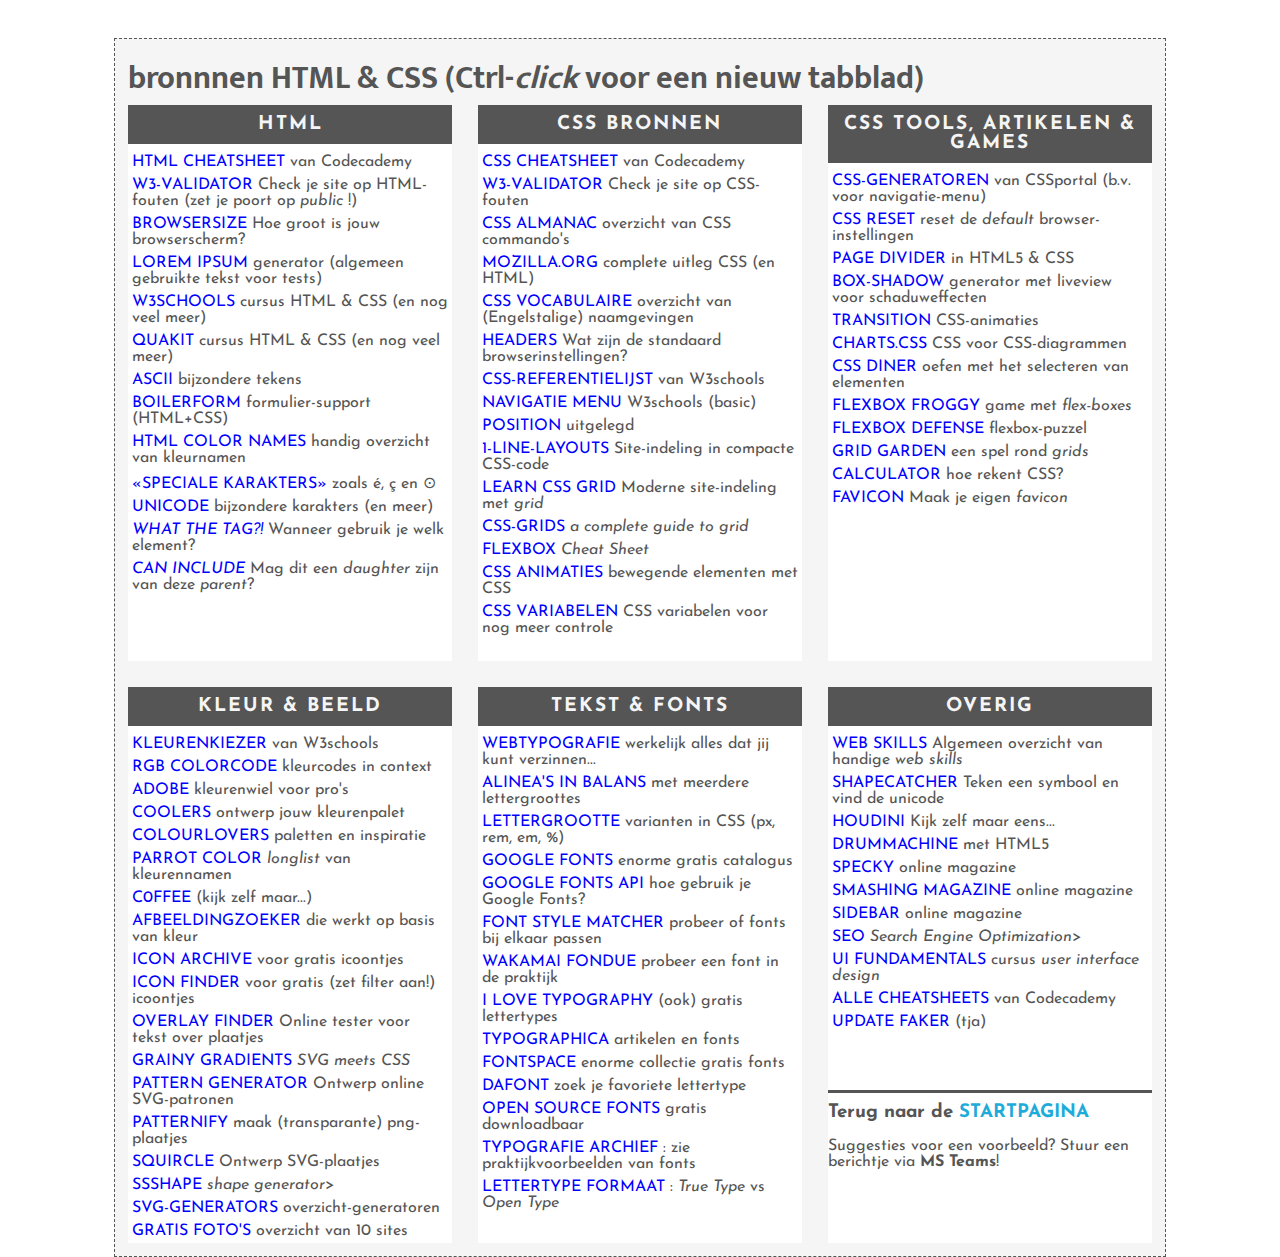
<file: bronnen/index.html>
<!DOCTYPE html>
<html lang="nl">
    <head>
        <meta charset="utf-8">
        <title>bronnen HTML & CSS</title>
        <link rel="stylesheet" href="https://fonts.googleapis.com/css?family=Mukta">
        <link rel="stylesheet" href="https://fonts.googleapis.com/css?family=Josefin+Sans">
        <link rel="stylesheet" href="bronnen.css">        
    </head>
    <body>
        <div id="container">
            <h1>bronnnen HTML & CSS (Ctrl-<em>click</em> voor een nieuw tabblad)</h1>
            <div id="grid-container">
                <div class="box a1">
                    <h2>HTML</h2>
                    <ul>
                        <!-- <li><a href=""></a> </li> -->
                        <li><a href="https://www.codecademy.com/learn/learn-html/modules/learn-html-elements/cheatsheet">HTML cheatsheet</a> van Codecademy</li>
                        <li><a href="https://validator.w3.org/nu/">W3-validator</a> Check je site op HTML-fouten (zet je poort op <em>public</em> !)</li>
                        <li><a href="https://www.webfx.com/tools/whats-my-browser-size/">browsersize</a> Hoe groot is jouw browserscherm?</li>
                        <li><a href="https://www.lipsum.com/">Lorem Ipsum</a> generator (algemeen gebruikte tekst voor tests)</li>
                        <li><a href="https://www.w3schools.com/html/default.asp">W3schools</a> cursus HTML & CSS (en nog veel meer)</li>
                        <li><a href="https://www.quackit.com/html/tutorial/">QuakIt</a> cursus HTML & CSS (en nog veel meer)</li>
                        <li><a href="https://ascii.cl/htmlcodes.htm">ASCII</a> bijzondere tekens</li>
                        <li><a href="https://boilerform.hankchizljaw.com/">Boilerform</a> formulier-support (HTML+CSS)</li>
                        <li><a href="https://htmlcolorcodes.com/color-names/">HTML color names</a> handig overzicht van kleurnamen</li>
                        <li><a href="https://dev.w3.org/html5/html-author/charref">&laquo;speciale karakters&raquo;</a> zoals &eacute;, &ccedil; en &odot;</li>
                        <li><a href="http://zuga.net/articles/">Unicode</a> bijzondere karakters (en meer)</li>
                        <li><a href="https://whatthetag.com/#/"><em>What the tag?!</em></a> Wanneer gebruik je welk element?</li>
                        <li><a href="https://caninclude.glitch.me/"><em>Can Include</em></a> Mag dit een <em>daughter</em> zijn van deze <em>parent</em>?</li>
                    </ul>
                </div>
                <div class="box b1">
                    <h2>CSS bronnen</h2>
                    <ul>
                        <li><a href="https://www.codecademy.com/learn/learn-css/modules/syntax-and-selectors/cheatsheet">CSS cheatsheet</a> van Codecademy</li>
                        <li><a href="https://jigsaw.w3.org/css-validator/">W3-validator</a> Check je site op CSS-fouten</li>
                        <li><a href="https://css-tricks.com/almanac/">CSS Almanac</a> overzicht van CSS commando's</li>
                        <li><a href="https://developer.mozilla.org/en-US/docs/Learn/CSS/Building_blocks">Mozilla.org</a> complete uitleg CSS (en HTML)</li>
                        <li><a href="http://apps.workflower.fi/vocabs/css/en#selector">CSS vocabulaire</a> overzicht van (Engelstalige) naamgevingen</li>
                        <li><a href="http://zuga.net/articles/html-heading-elements/"> headers</a> Wat zijn de standaard browserinstellingen?</li>
                        <li><a href="https://www.w3schools.com/cssref/default.asp"> CSS-referentielijst</a> van W3schools</li>
                        <li><a href="https://www.w3schools.com/css/css_navbar.asp"> navigatie menu</a> W3schools (basic)</li>
                        <li><a href="https://www.freecodecamp.org/news/css-position-property-explained/">position</a> uitgelegd</li>
                        <li><a href="http://1linelayouts.glitch.me/">1-line-layouts</a> Site-indeling in compacte CSS-code</li>
                        <li><a href="https://learncssgrid.com/">Learn CSS Grid</a> Moderne site-indeling met <em>grid</em></li>
                        <li><a href="https://css-tricks.com/snippets/css/complete-guide-grid/">CSS-grids</a> <em>a complete guide to grid</em></li>
                        <li><a href="https://www.freecodecamp.org/news/flexbox-the-ultimate-css-flex-cheatsheet/">flexbox</a> <em>Cheat Sheet</em></li>
                        <li><a href="https://codersblock.com/blog/the-surprising-things-that-css-can-animate/">CSS animaties</a> bewegende elementen met CSS</li>
                        <li><a href="https://codersblock.com/blog/what-can-you-put-in-a-css-variable/">CSS variabelen</a> CSS variabelen voor nog meer controle</li>
                    </ul>
                </div>
                <div class="box c1">
                    <h2>CSS tools, artikelen & games</h2>
                    <ul>
                        <li><a href="https://www.cssportal.com/css-generators.php">css-generatoren</a> van CSSportal (b.v. voor navigatie-menu)</li>
                        <li><a href="https://piccalil.li/blog/a-modern-css-reset/">CSS reset</a> reset de <em>default</em> browser-instellingen</li>
                        <li><a href="https://omatsuri.app/page-dividers">Page Divider</a> in HTML5 & CSS</li>
                        <li><a href="https://shadows.brumm.af/">Box-shadow</a> generator met liveview voor schaduweffecten</li>
                        <li><a href="https://www.freecodecamp.org/news/css-transition-examples/">transition</a> CSS-animaties</li>
                        <li><a href="https://chartscss.org/">Charts.css</a> CSS voor CSS-diagrammen</li>
                        <li><a href="https://flukeout.github.io/">CSS diner</a> oefen met het selecteren van elementen</li>
                        <li><a href="https://flexboxfroggy.com/#nl">Flexbox Froggy</a> game met <em>flex-boxes</em></li>
                        <li><a href="http://www.flexboxdefense.com/">Flexbox Defense</a> flexbox-puzzel</li>
                        <li><a href="https://cssgridgarden.com/#nl">Grid Garden</a> een spel rond <em>grids</em></li>
                        <li><a href="https://css-tricks.com/a-couple-of-use-cases-for-calc/">calculator</a> hoe rekent CSS?</li>
                        <li><a href="https://formito.com/tools/favicon">Favicon</a> Maak je eigen <em>favicon</em></li>
                    </ul>
                </div>
                <div class="box a2">
                    <h2>kleur & beeld</h2>
                    <ul>
                        <li><a href="https://www.w3schools.com/colors/colors_picker.asp">kleurenkiezer</a> van W3schools</li>
                        <li><a href="https://rgbcolorcode.com/">rgb colorcode</a> kleurcodes in context</li>
                        <li><a href="https://color.adobe.com/nl/create/color-wheel">Adobe</a> kleurenwiel voor pro's</li>
                        <li><a href="https://coolors.co/generate">Coolers</a> ontwerp jouw kleurenpalet</li>
                        <li><a href="https://www.colourlovers.com/">ColourLovers</a> paletten en inspiratie</li>
                        <li><a href="https://parrot.color.pizza/">Parrot Color</a> <em>longlist</em> van kleurennamen</li>
                        <li><a href="http://c0ffee.surge.sh/">c0ffee</a> (kijk zelf maar...)</li>
                        <li><a href="http://labs.tineye.com/">afbeeldingzoeker</a> die werkt op basis van kleur</li>
                        <li><a href="https://iconarchive.com/">Icon Archive</a> voor gratis icoontjes</li>
                        <li><a href="https://www.iconfinder.com/">Icon Finder</a> voor gratis (zet filter aan!) icoontjes</li>
                        <li><a href="https://codepen.io/yaphi1/pen/oNbEqGV">Overlay Finder</a> Online tester voor tekst over plaatjes</li>
                        <li><a href="https://grainy-gradients.vercel.app/">Grainy Gradients</a> <em>SVG meets CSS</em></li>
                        <li><a href="https://notchris.net/patterns/">Pattern Generator</a> Ontwerp online SVG-patronen</li>
                        <li><a href="http://www.patternify.com/">Patternify</a> maak (transparante) png-plaatjes</li>
                        <li><a href="https://squircley.app/">Squircle</a> Ontwerp SVG-plaatjes</li>
                        <li><a href="https://fffuel.co/ssshape/">SSShape</a> <em>shape generator</em>></li>
                        <li><a href="https://www.smashingmagazine.com/2021/03/svg-generators/">SVG-generators</a> overzicht-generatoren</li>
                        <li><a href="https://www.foleon.com/blog/best-free-business-stock-photo-websites">gratis foto's</a> overzicht van 10 sites</li>
                    </ul>
                </div>
                <div class="box b2">
                    <h2>tekst & fonts</h2>
                    <ul>
                        <li><a href="http://webtypography.net/toc/">WebTypografie</a> werkelijk alles dat jij kunt verzinnen...</li>
                        <li><a href="http://topfunky.com/baseline-rhythm-calculator/">alinea's in balans</a> met meerdere lettergroottes</li>
                        <li><a href="https://www.sitepoint.com/understanding-and-using-rem-units-in-css/">lettergrootte</a> varianten in CSS (px, rem, em, %)</li>
                        <li><a href="https://fonts.google.com/">Google Fonts</a> enorme gratis catalogus</li>
                        <li><a href="https://developers.google.com/fonts/docs/getting_started">Google Fonts API</a> hoe gebruik je Google Fonts?</li>
                        <li><a href="https://meowni.ca/font-style-matcher/">Font Style Matcher</a> probeer of fonts bij elkaar passen</li>
                        <li><a href="https://wakamaifondue.com/beta/">Wakamai Fondue</a> probeer een font in de praktijk</li>
                        <li><a href="https://fonts.ilovetypography.com/">I love typography</a> (ook) gratis lettertypes</li>
                        <li><a href="https://typographica.org/">Typographica</a> artikelen en fonts</li>
                        <li><a href="https://www.fontspace.com/">FontSpace</a> enorme collectie gratis fonts</li>
                        <li><a href="https://www.dafont.com/">DaFont</a> zoek je favoriete lettertype</li>
                        <li><a href="https://www.theleagueofmoveabletype.com/">Open Source Fonts</a> gratis downloadbaar</li>
                        <li><a href="https://fontsinuse.com/">Typografie Archief</a> : zie praktijkvoorbeelden van fonts</li>
                        <li><a href="https://www.makeuseof.com/tag/otf-vs-ttf-fonts-one-better/">lettertype formaat</a> : <em>True Type</em> vs <em>Open Type</em></li>
                    </ul>
                </div>
                <div class="box c2">
                    <h2>overig</h2>
                    <ul>
                        <li><a href="https://andreasbm.github.io/web-skills/">Web Skills</a> Algemeen overzicht van handige <em>web skills</em></li>
                        <li><a href="https://shapecatcher.com/">Shapecatcher</a> Teken een symbool en vind de unicode</li>
                        <li><a href="https://houdini.how/">Houdini</a> Kijk zelf maar eens...</li>
                        <li><a href="https://html5drummachine.com/virtual-drum-machine/">drummachine</a> met HTML5</li>
                        <li><a href="https://speckyboy.com/">Specky</a> online magazine</li>
                        <li><a href="https://www.smashingmagazine.com/">Smashing Magazine</a> online magazine</li>
                        <li><a href="https://sidebar.io/">SideBar</a> online magazine</li>
                        <li><a href="https://www.smashingmagazine.com/smashing-guide-search-engine-optimization/">SEO</a> <em>Search Engine Optimization</em>></li>
                        <li><a href="https://www.freecodecamp.org/news/learn-ui-design-fundamentals-with-this-free-one-hour-course/">UI fundamentals</a> cursus <em>user interface design</em></li>
                        <li><a href="https://www.codecademy.com/resources/cheatsheets/all">alle cheatsheets</a> van Codecademy</li>
                        <li><a href="https://updatefaker.com/windows10/BSOD.html">Update Faker</a> (tja)</li>
                    </ul>
                    <h3>Terug naar de <a href="../index.html">startpagina</a></h3>
                    <p>
                        Suggesties voor een voorbeeld? Stuur een berichtje via <strong>MS Teams</strong>!
                    </p>
                </div>
            </div>
        </div>
    </body>
</html>
</file>
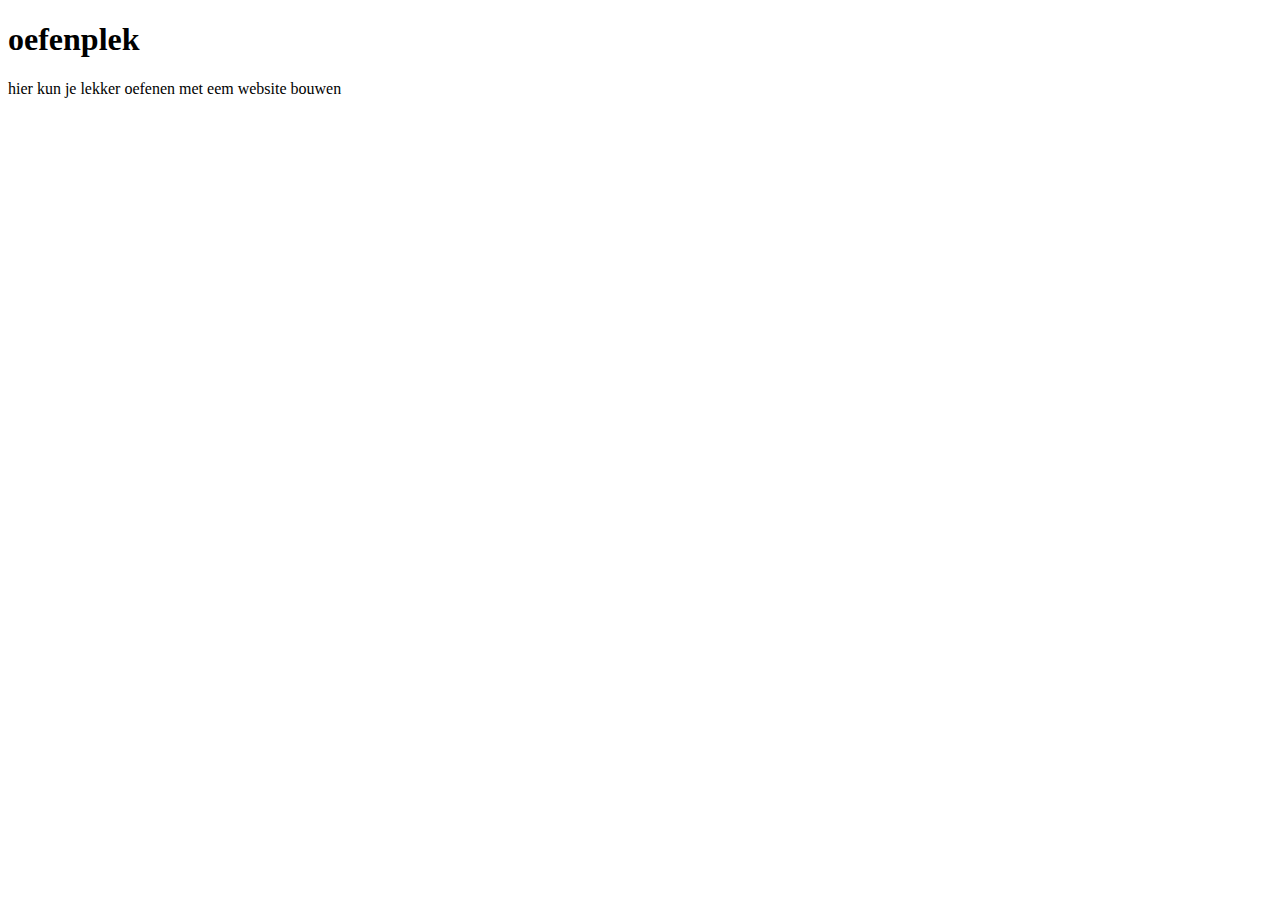
<file: oefenen/index.html>
<!DOCTYPE html>
<html>
    <head>
        <title>Mijn oefenplek%</title>
    </head>
    <body>
        <h1>oefenplek</h1>
        <p>hier kun je lekker oefenen met eem website bouwen </p>
    </body>
</html>
</file>
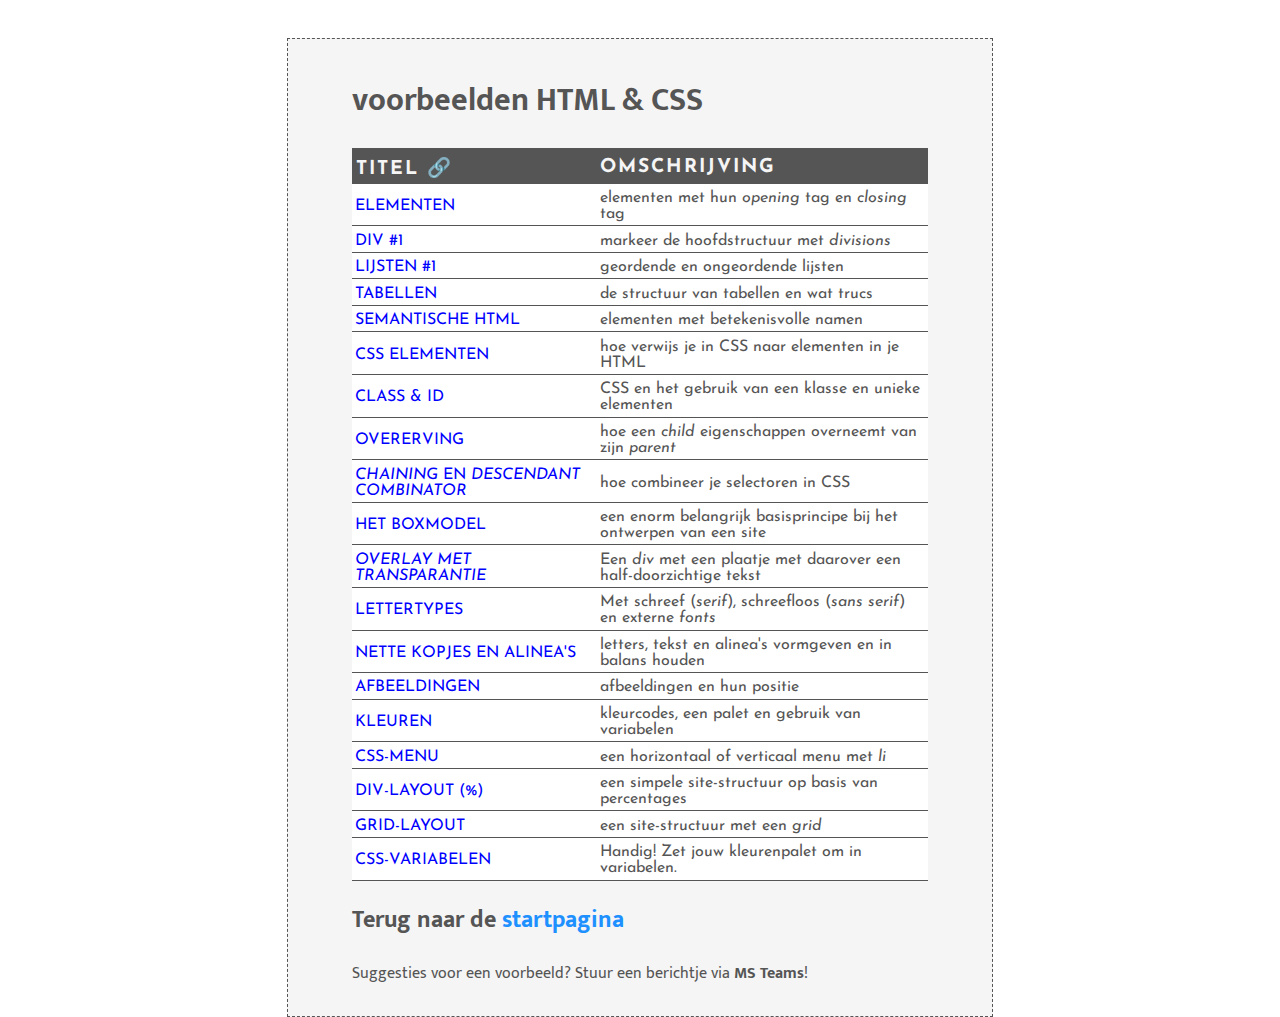
<file: voorbeeldenVanVNR/index.html>
<!DOCTYPE html>
<html lang="nl">
    <head>
        <meta charset="utf-8">
        <title>voorbeelden HTML&CSS</title>
        <link rel="stylesheet" href="https://fonts.googleapis.com/css?family=Mukta">
        <link rel="stylesheet" href="https://fonts.googleapis.com/css?family=Josefin+Sans">
        <link rel="stylesheet" href="css/vb.css">
    </head>
    <body>
        <div id="container">
            <h1>voorbeelden HTML & CSS</h1>
            <table>
              <thead>
                  <tr>
                      <th>titel &#128279;</th>
                      <th>omschrijving</th>
                  </tr>
              </thead>
              <tbody>
                  <tr>
                      <td><a href="elementen/elementen.html" target="_blank">elementen</a></td>
                      <td>elementen met hun <em>opening</em> tag en <em>closing</em> tag</td>
                  </tr>
                  <tr>
                      <td><a href="div1/div1.html" target="_blank">div #1</a></td>
                      <td>markeer de hoofdstructuur met <em>divisions</em></td>
                  </tr>
                  <tr>
                    <td><a href="lijst1/lijst1.html" target="_blank">lijsten #1</a></td>
                    <td>geordende en ongeordende lijsten</td>
                </tr>
                  <tr>
                      <td><a href="tabellen/tabellen.html" target="_blank">tabellen</a></td>
                      <td>de structuur van tabellen en wat trucs</td>
                  </tr>
                  <tr>
                    <td><a href="semantisch/semantisch.html" target="_blank">semantische HTML</a></td>
                    <td>elementen met betekenisvolle namen</td>
                  </tr>
                  <tr>
                    <td><a href="css1/css1.html" target="_blank">CSS elementen</a></td>
                    <td>hoe verwijs je in CSS naar elementen in je HTML</td>
                </tr>
                  <tr>
                    <td><a href="classID/classID.html" target="_blank">class & ID</a></td>
                    <td>CSS en het gebruik van een klasse en unieke elementen</td>
                </tr>
                <tr>
                    <td><a href="overerving/overerving.html" target="_blank">overerving</a></td>
                    <td>hoe een <em>child</em> eigenschappen overneemt van zijn <em>parent</em></td>
                </tr>
                <tr>
                    <td><a href="combi/combi.html" target="_blank"><em>chaining</em> en <em>descendant combinator</em></a></td>
                    <td>hoe combineer je selectoren in CSS</td>
                </tr>
                <tr>
                    <td><a href="boxmodel/boxmodel.html" target="_blank">het boxmodel</a></td>
                    <td>een enorm belangrijk basisprincipe bij het ontwerpen van een site</td>
                </tr>
                <tr>
                    <td><a href="overlay/overlay.html" target="_blank"><em>overlay</em> <em>met transparantie</em></a></td>
                    <td>Een <em>div</em> met een plaatje met daarover een half-doorzichtige tekst</td>
                </tr>
                <tr>
                    <td><a href="fonts/fonts.html" target="_blank">lettertypes</a></td>
                    <td>Met schreef (<em>serif</em>), schreefloos (<em>sans serif</em>) en externe <em>fonts</em></td>
                </tr>
                <tr>
                    <td><a href="tekst/tekst.html" target="_blank">nette kopjes en alinea's</a></td>
                    <td>letters, tekst en alinea's vormgeven en in balans houden</td>
                </tr>
                <tr>
                    <td><a href="afbeeldingen/afbeeldingen.html" target="_blank">afbeeldingen</a></td>
                    <td>afbeeldingen en hun positie</td>
                </tr>
                <tr>
                    <td><a href="kleur/kleur.html" target="_blank">kleuren</a></td>
                    <td>kleurcodes, een palet en gebruik van variabelen</td>
                </tr>
                <tr>
                    <td><a href="menu/menu.html" target="_blank">CSS-menu</a></td>
                    <td>een horizontaal of verticaal menu met <em>li</em></td>
                </tr>
                <tr>
                    <td><a href="divontwerp/divontwerp.html" target="_blank">div-layout (%)</a></td>
                    <td>een simpele site-structuur op basis van percentages</td>
                </tr>
                <tr>
                    <td><a href="grid/grid.html" target="_blank">grid-layout</a></td>
                    <td>een site-structuur met een <em>grid</em></td>
                </tr>
                <tr>
                    <td><a href="variabelen/variabelen.html" target="_blank">CSS-variabelen</a></td>
                    <td>Handig! Zet jouw kleurenpalet om in variabelen.</td>
                </tr>
               </tbody>
          </table>
          <h2>Terug naar de <a href="../index.html">startpagina</a></h2>
          <p>
              Suggesties voor een voorbeeld? Stuur een berichtje via <strong>MS Teams</strong>!
          </p>
        </div>
    </body>
</html>
</file>
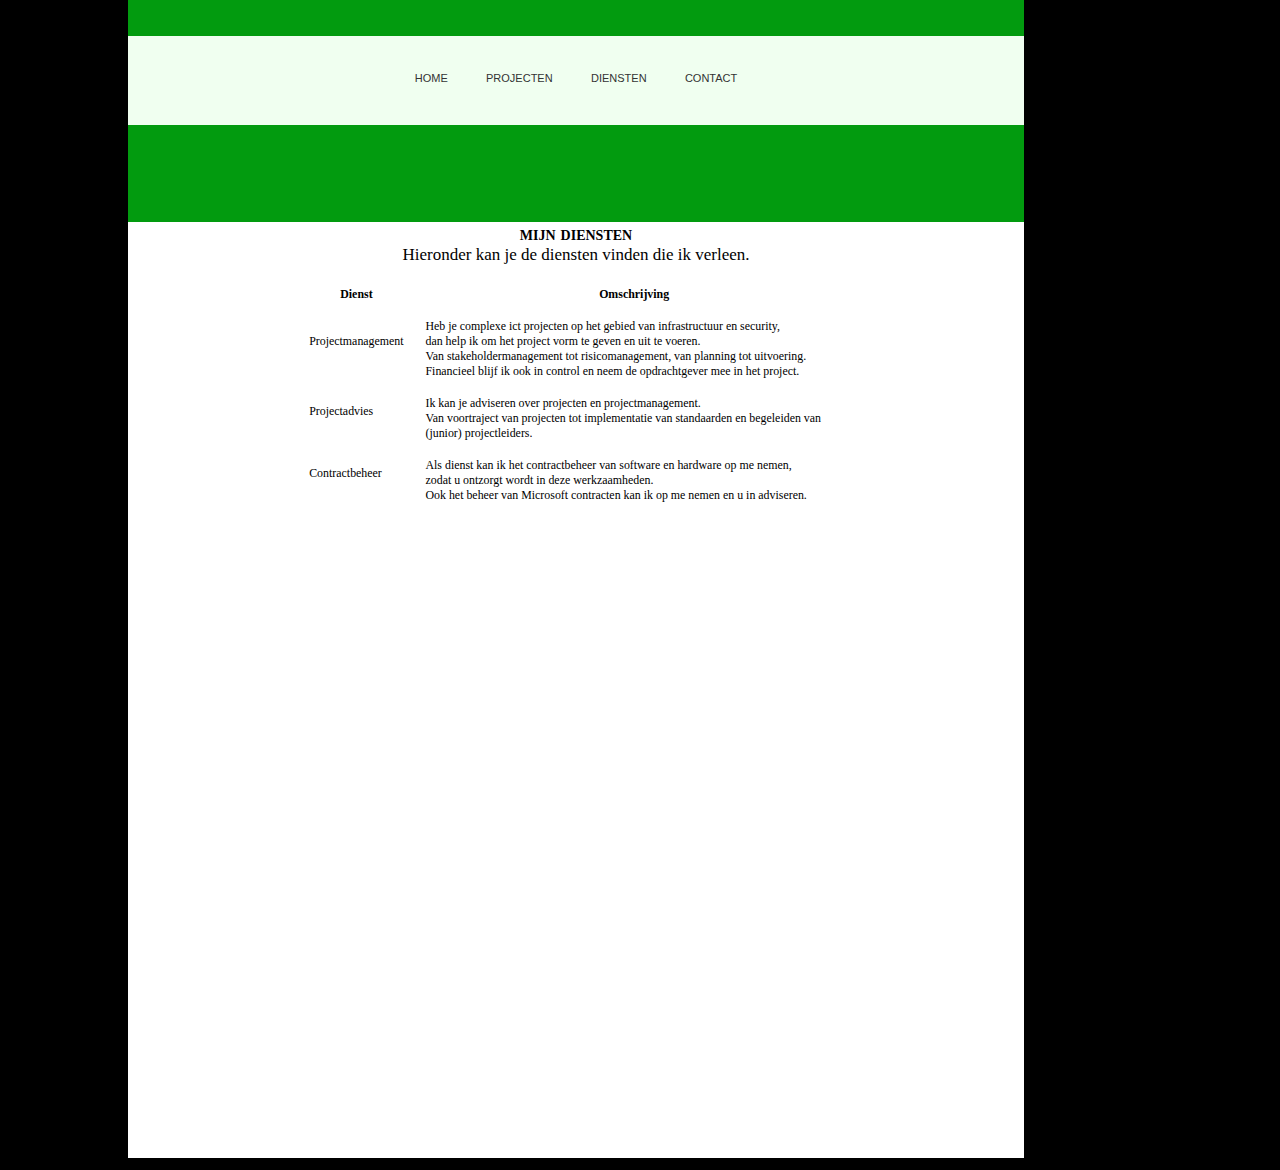
<file: PO/dienstenindex.html>
<!DOCTYPE html>
<html lang="zxx">
    <head>
        <title>Dallinga projectmanagement</title>
        <link rel="stylesheet" href="css/vormgeving.css">
    </head>
    <body>
        <div id="menu"> <!--met deze div kan ik het menu bovenin aanpassen-->
            <ul class="horizontaal">
                <li><a href="index.html">home</a></li>
                <li><a href="projectenindex.html">projecten</a></li>
                <li><a href="dienstenindex.html">diensten</a></li>
                <li><a href="contactindex.html">contact</a></li>
            </ul>
        </div>
        <div id="container"> <!--met deze div kan ik het ontwerp van de rest van de pagina regelen-->
            <div id="content"> <!--met deze div kan ik de tekst op de pagina regelen-->
                <h1>Mijn diensten</h1>
                <p>Hieronder kan je de diensten vinden die ik verleen.</p>
                <h1></h1>
                <p></p>
                <h1></h1>
                <p></p>
            </div>
            <div id="table"> <!--met deze div kan ik de tabel aanpassen-->
                <table>
                    <thead>
                      <tr>
                        <th>Dienst</th>
                        <th></th>
                        <th>Omschrijving</th>
                      </tr>
                    </thead>
                    <tbody>
                      <tr>
                        <td>Projectmanagement</td>
                        <td></td>
                        <td><br>Heb je complexe ict projecten op het gebied van infrastructuur en security,<br>
                           dan help ik om het project vorm te geven en uit te voeren.<br>
                          Van stakeholdermanagement tot risicomanagement, van planning tot uitvoering.<br>
                          Financieel blijf ik ook in control en neem de opdrachtgever mee in het project. </td>
                      </tr>
                      <tr>
                        <td>Projectadvies</td>
                        <td></td>
                        <td><br>Ik kan je adviseren over projecten en projectmanagement. <br>
                          Van voortraject van projecten tot implementatie van standaarden en begeleiden van (junior) projectleiders. </td>
                      </tr>
                      <tr>
                        <td>Contractbeheer</td>
                        <td>&nbsp;&nbsp;&nbsp;&nbsp;&nbsp;&nbsp;</td>
                        <td><br>Als dienst kan ik het contractbeheer van software en hardware op me nemen,<br>
                           zodat u ontzorgt wordt in deze werkzaamheden.<br>
                            Ook het beheer van Microsoft contracten kan ik op me nemen en u in adviseren.</td>
                      </tr>
                    </tbody>
                </table>
                </div>
            </div>
        </div>
    </body>
</html>
</file>
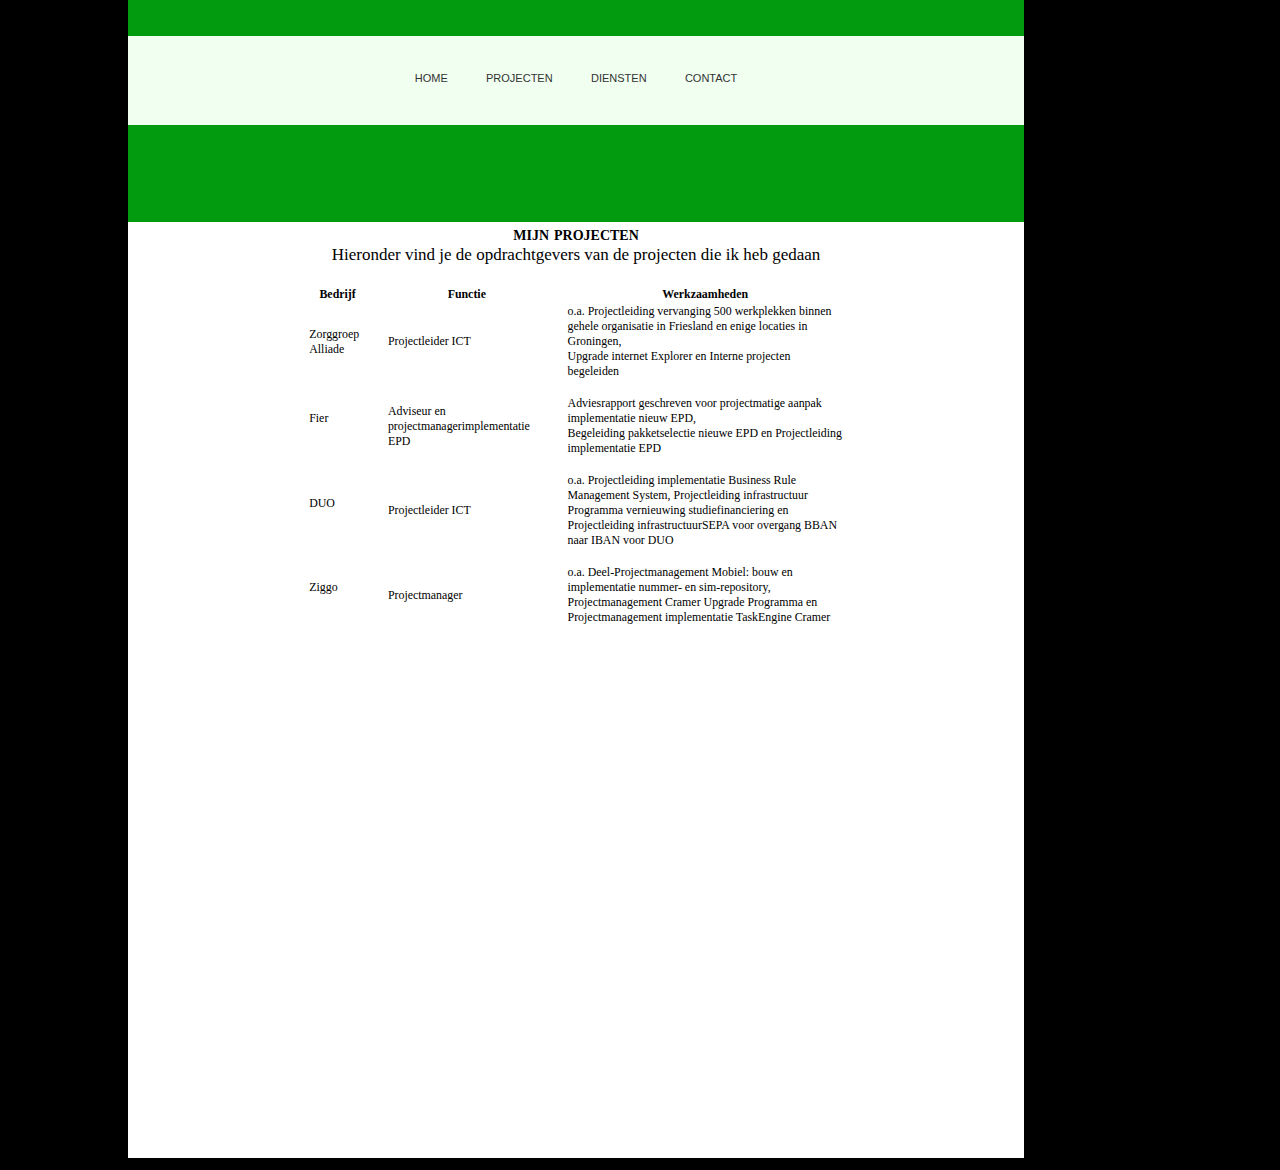
<file: PO/projectenindex.html>
<!DOCTYPE html>
<html lang="zxx">
    <head>
        <title>Dallinga projectmanagement</title>
        <link rel="stylesheet" href="css/vormgeving.css">
    </head>
    <body>
        <div id="menu"> <!--met deze div kan ik het menu bovenin aanpassen-->
            <ul class="horizontaal">
                <li><a href="index.html">home</a></li>
                <li><a href="projectenindex.html">projecten</a></li>
                <li><a href="dienstenindex.html">diensten</a></li>
                <li><a href="contactindex.html">contact</a></li>
            </ul>
        </div>
        <div id="container"> <!--met deze div kan ik het ontwerp van de rest van de pagina regelen-->
            <div id="content"> <!--met deze div kan ik de tekst op de pagina regelen-->
                <h1>mijn projecten</h1>
                <p>Hieronder vind je de opdrachtgevers van de projecten die ik heb gedaan </p>
            </div>
        <div id="table"> <!--met deze div kan ik de tabel aanpassen-->
        <table>
            <thead>
              <tr>
                <th>Bedrijf</th>
                <th>&nbsp;&nbsp;&nbsp;&nbsp;&nbsp;&nbsp;</th>
                <th>Functie</th>
                <th>&nbsp;&nbsp;&nbsp;&nbsp;&nbsp;&nbsp;</th>
                <th>Werkzaamheden</th>
              </tr>
            </thead>
            <tbody>
              <tr>
                <td>Zorggroep Alliade</td>
                <td>&nbsp;&nbsp;&nbsp;&nbsp;&nbsp;&nbsp;</td>
                <td>Projectleider ICT</td>
                <td>&nbsp;&nbsp;&nbsp;&nbsp;&nbsp;&nbsp;</td>
                <td>o.a. Projectleiding vervanging 500 werkplekken binnen gehele organisatie in Friesland en enige locaties in Groningen,
                  <br>Upgrade internet Explorer en Interne projecten begeleiden
                </td>
              </tr>
              <tr>
                <td>Fier</td>
                <td>&nbsp;&nbsp;&nbsp;&nbsp;&nbsp;&nbsp;</td>
                <td><br>Adviseur en projectmanagerimplementatie EPD</td>
                <td>&nbsp;&nbsp;&nbsp;&nbsp;&nbsp;&nbsp;</td>
                <td><br>Adviesrapport geschreven voor projectmatige aanpak implementatie nieuw EPD,<br>
                Begeleiding pakketselectie nieuwe EPD en Projectleiding implementatie EPD</td>
              </tr>
              <tr>
                <td>DUO</td>
                <td>&nbsp;&nbsp;&nbsp;&nbsp;&nbsp;&nbsp;</td>
                <td><br>Projectleider ICT</td>
                <td>&nbsp;&nbsp;&nbsp;&nbsp;&nbsp;&nbsp;</td>
                <td><br>o.a. Projectleiding implementatie Business Rule Management System, Projectleiding infrastructuur Programma 
                vernieuwing studiefinanciering en Projectleiding infrastructuurSEPA voor overgang BBAN naar IBAN voor DUO</td>
              </tr>
              <tr>
                <td>Ziggo</td>
                <td>&nbsp;&nbsp;&nbsp;&nbsp;&nbsp;&nbsp;</td>
                <td><br>Projectmanager</td>
                <td>&nbsp;&nbsp;&nbsp;&nbsp;&nbsp;&nbsp;</td>
                <td><br>o.a. Deel-Projectmanagement Mobiel: bouw en implementatie nummer- en sim-repository, Projectmanagement Cramer Upgrade
                Programma en Projectmanagement implementatie TaskEngine Cramer</td>
              </tr>
            </tbody>
        </table>
        </div>
    </div>
    </body>
</html>
</file>
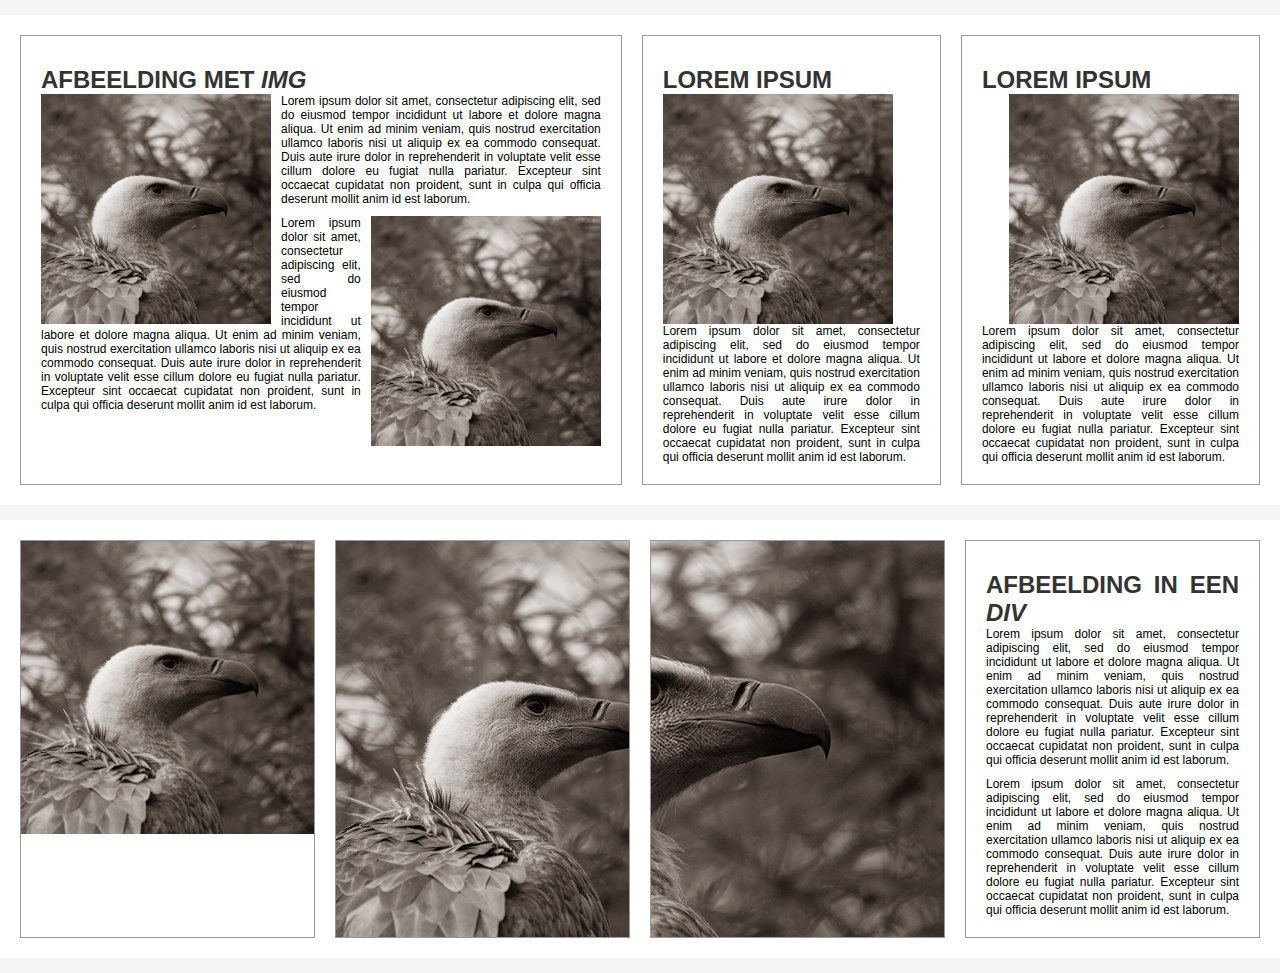
<file: voorbeeldenVanVNR/afbeeldingen/afbeeldingen.html>
<!DOCTYPE html>
<html lang="zxx">
    <head>
        <meta charset="utf-8">
        <title>afbeeldingen</title>
            <link rel="stylesheet" href="afbeeldingen.css">
    </head>
    <body>
        <div class="container">
            <div class="double">
                <h1>afbeelding met <em>img</em></h1>
                <img class="vogelplaatjeLinks" src="vogel.jpg" alt="roofvogel" />
                <p>
                    Lorem ipsum dolor sit amet, consectetur adipiscing elit, sed do eiusmod tempor incididunt ut labore et dolore magna aliqua. Ut enim ad minim veniam, quis nostrud exercitation ullamco laboris nisi ut aliquip ex ea commodo consequat. Duis aute irure dolor in reprehenderit in voluptate velit esse cillum dolore eu fugiat nulla pariatur. Excepteur sint occaecat cupidatat non proident, sunt in culpa qui officia deserunt mollit anim id est laborum.
                </p>
                <img class="vogelplaatjeRechts" src="vogel.jpg" alt="roofvogel" />
                <p>
                    Lorem ipsum dolor sit amet, consectetur adipiscing elit, sed do eiusmod tempor incididunt ut labore et dolore magna aliqua. Ut enim ad minim veniam, quis nostrud exercitation ullamco laboris nisi ut aliquip ex ea commodo consequat. Duis aute irure dolor in reprehenderit in voluptate velit esse cillum dolore eu fugiat nulla pariatur. Excepteur sint occaecat cupidatat non proident, sunt in culpa qui officia deserunt mollit anim id est laborum.
                </p>
            </div>
            <div class="box">
                <h1>lorem ipsum</h1>
                <img class="vogelplaatjeLinks" src="vogel.jpg" alt="roofvogel" />
                <p>
                    Lorem ipsum dolor sit amet, consectetur adipiscing elit, sed do eiusmod tempor incididunt ut labore et dolore magna aliqua. Ut enim ad minim veniam, quis nostrud exercitation ullamco laboris nisi ut aliquip ex ea commodo consequat. Duis aute irure dolor in reprehenderit in voluptate velit esse cillum dolore eu fugiat nulla pariatur. Excepteur sint occaecat cupidatat non proident, sunt in culpa qui officia deserunt mollit anim id est laborum.
                </p>
            </div>
            <div class="box">
                <h1>lorem ipsum</h1>
                <img class="vogelplaatjeRechts" src="vogel.jpg" alt="roofvogel" />
                <p>
                    Lorem ipsum dolor sit amet, consectetur adipiscing elit, sed do eiusmod tempor incididunt ut labore et dolore magna aliqua. Ut enim ad minim veniam, quis nostrud exercitation ullamco laboris nisi ut aliquip ex ea commodo consequat. Duis aute irure dolor in reprehenderit in voluptate velit esse cillum dolore eu fugiat nulla pariatur. Excepteur sint occaecat cupidatat non proident, sunt in culpa qui officia deserunt mollit anim id est laborum.
                </p>
            </div>
        </div>

        <div class="container">
            <div class="box fotodiv L">
            </div>
            <div class="box fotodiv M">
            </div>
            <div class="box fotodiv R">
            </div>
            <div class="box">
                <h1>afbeelding in een <em>div</em></h1>
                <p>
                    Lorem ipsum dolor sit amet, consectetur adipiscing elit, sed do eiusmod tempor incididunt ut labore et dolore magna aliqua. Ut enim ad minim veniam, quis nostrud exercitation ullamco laboris nisi ut aliquip ex ea commodo consequat. Duis aute irure dolor in reprehenderit in voluptate velit esse cillum dolore eu fugiat nulla pariatur. Excepteur sint occaecat cupidatat non proident, sunt in culpa qui officia deserunt mollit anim id est laborum.
                </p>
                <p>
                    Lorem ipsum dolor sit amet, consectetur adipiscing elit, sed do eiusmod tempor incididunt ut labore et dolore magna aliqua. Ut enim ad minim veniam, quis nostrud exercitation ullamco laboris nisi ut aliquip ex ea commodo consequat. Duis aute irure dolor in reprehenderit in voluptate velit esse cillum dolore eu fugiat nulla pariatur. Excepteur sint occaecat cupidatat non proident, sunt in culpa qui officia deserunt mollit anim id est laborum.
                </p>
            </div>
        </div>
    </body>
</html>
</file>
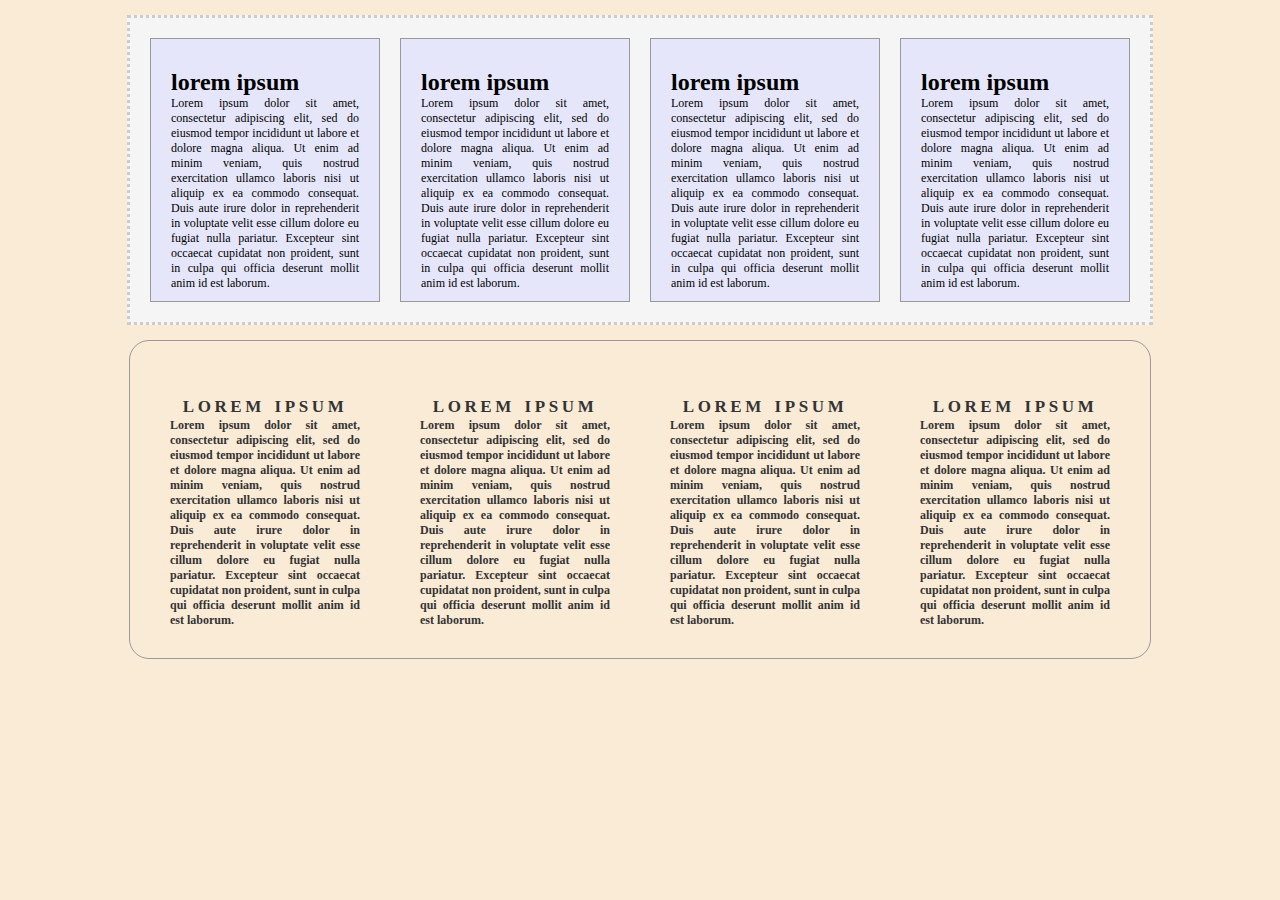
<file: voorbeeldenVanVNR/boxmodel/boxmodel.html>
<!DOCTYPE html>
<html lang="zxx">
    <head>
        <meta charset="utf-8">
        <title>boxmodel</title>
            <link rel="stylesheet" href="boxmodel.css">
    </head>
    <body>
        <div class="container">
            <div class="box">
                <h1>lorem ipsum</h1>
                <p>
                    Lorem ipsum dolor sit amet, consectetur adipiscing elit, sed do eiusmod tempor incididunt ut labore et dolore magna aliqua. Ut enim ad minim veniam, quis nostrud exercitation ullamco laboris nisi ut aliquip ex ea commodo consequat. Duis aute irure dolor in reprehenderit in voluptate velit esse cillum dolore eu fugiat nulla pariatur. Excepteur sint occaecat cupidatat non proident, sunt in culpa qui officia deserunt mollit anim id est laborum.
                </p>
            </div>
            <div class="box">
                <h1>lorem ipsum</h1>
                <p>
                    Lorem ipsum dolor sit amet, consectetur adipiscing elit, sed do eiusmod tempor incididunt ut labore et dolore magna aliqua. Ut enim ad minim veniam, quis nostrud exercitation ullamco laboris nisi ut aliquip ex ea commodo consequat. Duis aute irure dolor in reprehenderit in voluptate velit esse cillum dolore eu fugiat nulla pariatur. Excepteur sint occaecat cupidatat non proident, sunt in culpa qui officia deserunt mollit anim id est laborum.
                </p>
            </div>
            <div class="box">
                <h1>lorem ipsum</h1>
                <p>
                    Lorem ipsum dolor sit amet, consectetur adipiscing elit, sed do eiusmod tempor incididunt ut labore et dolore magna aliqua. Ut enim ad minim veniam, quis nostrud exercitation ullamco laboris nisi ut aliquip ex ea commodo consequat. Duis aute irure dolor in reprehenderit in voluptate velit esse cillum dolore eu fugiat nulla pariatur. Excepteur sint occaecat cupidatat non proident, sunt in culpa qui officia deserunt mollit anim id est laborum.
                </p>
            </div>
            <div class="box">
                <h1>lorem ipsum</h1>
                <p>
                    Lorem ipsum dolor sit amet, consectetur adipiscing elit, sed do eiusmod tempor incididunt ut labore et dolore magna aliqua. Ut enim ad minim veniam, quis nostrud exercitation ullamco laboris nisi ut aliquip ex ea commodo consequat. Duis aute irure dolor in reprehenderit in voluptate velit esse cillum dolore eu fugiat nulla pariatur. Excepteur sint occaecat cupidatat non proident, sunt in culpa qui officia deserunt mollit anim id est laborum.
                </p>
            </div>
        </div>

        <div class="container onder">
            <div class="box">
                <h1>lorem ipsum</h1>
                <p>
                    Lorem ipsum dolor sit amet, consectetur adipiscing elit, sed do eiusmod tempor incididunt ut labore et dolore magna aliqua. Ut enim ad minim veniam, quis nostrud exercitation ullamco laboris nisi ut aliquip ex ea commodo consequat. Duis aute irure dolor in reprehenderit in voluptate velit esse cillum dolore eu fugiat nulla pariatur. Excepteur sint occaecat cupidatat non proident, sunt in culpa qui officia deserunt mollit anim id est laborum.
                </p>
            </div>
            <div class="box">
                <h1>lorem ipsum</h1>
                <p>
                    Lorem ipsum dolor sit amet, consectetur adipiscing elit, sed do eiusmod tempor incididunt ut labore et dolore magna aliqua. Ut enim ad minim veniam, quis nostrud exercitation ullamco laboris nisi ut aliquip ex ea commodo consequat. Duis aute irure dolor in reprehenderit in voluptate velit esse cillum dolore eu fugiat nulla pariatur. Excepteur sint occaecat cupidatat non proident, sunt in culpa qui officia deserunt mollit anim id est laborum.
                </p>
            </div>
            <div class="box">
                <h1>lorem ipsum</h1>
                <p>
                    Lorem ipsum dolor sit amet, consectetur adipiscing elit, sed do eiusmod tempor incididunt ut labore et dolore magna aliqua. Ut enim ad minim veniam, quis nostrud exercitation ullamco laboris nisi ut aliquip ex ea commodo consequat. Duis aute irure dolor in reprehenderit in voluptate velit esse cillum dolore eu fugiat nulla pariatur. Excepteur sint occaecat cupidatat non proident, sunt in culpa qui officia deserunt mollit anim id est laborum.
                </p>
            </div>
            <div class="box">
                <h1>lorem ipsum</h1>
                <p>
                    Lorem ipsum dolor sit amet, consectetur adipiscing elit, sed do eiusmod tempor incididunt ut labore et dolore magna aliqua. Ut enim ad minim veniam, quis nostrud exercitation ullamco laboris nisi ut aliquip ex ea commodo consequat. Duis aute irure dolor in reprehenderit in voluptate velit esse cillum dolore eu fugiat nulla pariatur. Excepteur sint occaecat cupidatat non proident, sunt in culpa qui officia deserunt mollit anim id est laborum.
                </p>
            </div>
        </div>
    </body>
</html>
</file>
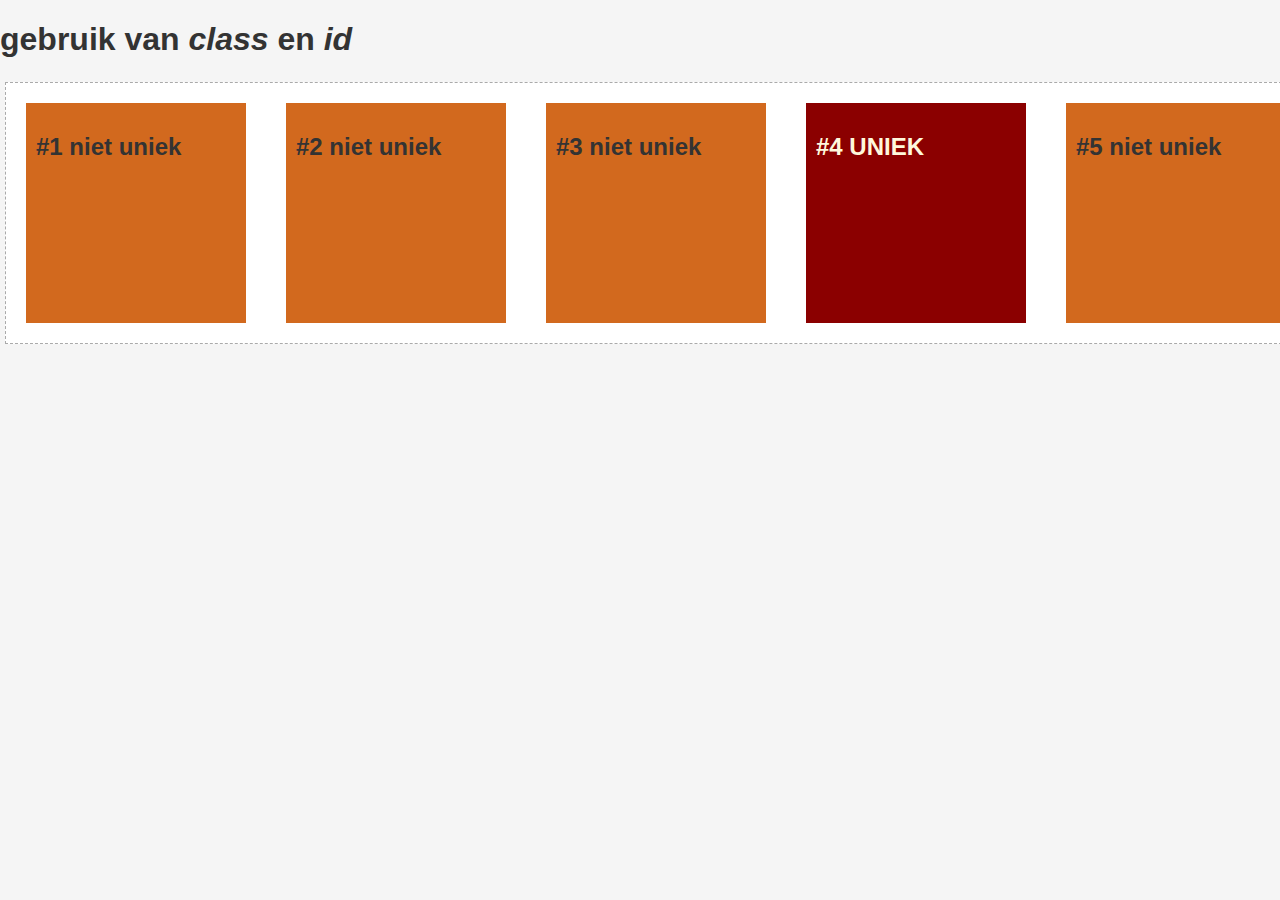
<file: voorbeeldenVanVNR/classID/classID.html>
<!DOCTYPE html>
<html lang="nl">
    <head>
        <meta charset="utf-8">
        <title>class & ID</title>
            <link rel="stylesheet" href="classID.css">
    </head>
    <body>
        <h1>gebruik van <em>class</em> en <em>id</em></h1>
        <div id="container">

            <div class="vierkant">
                <h2>#1 niet uniek</h2>
            </div>
            <div class="vierkant">
                <h2>#2 niet uniek</h2>
            </div>
            <div class="vierkant">
                <h2>#3 niet uniek</h2>                
            </div>
            <div class="vierkant" id="uniek">
                <h2>#4 uniek</h2>                
            </div>
            <div class="vierkant">
                <h2>#5 niet uniek</h2>                
            </div>
            
        </div>
    </body>
</html>
</file>
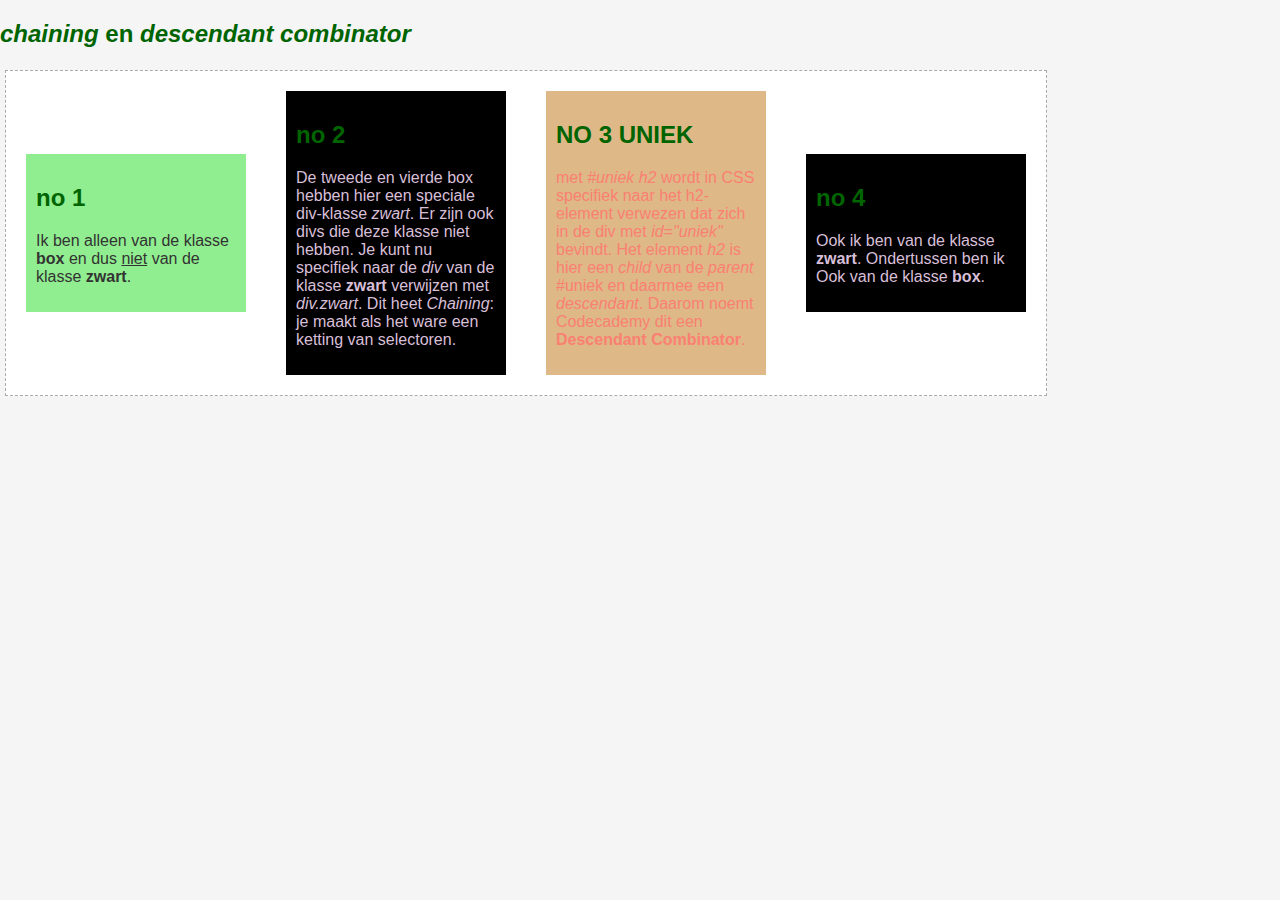
<file: voorbeeldenVanVNR/combi/combi.html>
<!DOCTYPE html>
<html lang="nl">
    <head>
        <meta charset="utf-8">
        <title>selectie van combinaties</title>
            <link rel="stylesheet" href="combi.css">
    </head>
    <body>
        <h2><em>chaining</em> en <em>descendant combinator</em></h2>
        <div id="container">
            <div class="box">
                <h2> no 1</h2>
                <p>
                    Ik ben alleen van de klasse <strong>box</strong> en dus <u>niet</u> van de klasse <strong>zwart</strong>.
                </p>
            </div>
            <div class="box zwart">
                <h2>no 2</h2>
                <p>
                    De tweede en vierde box hebben hier een speciale div-klasse <em>zwart</em>. Er zijn
                    ook divs die deze klasse niet hebben. Je kunt nu specifiek naar de <em>div</em>
                    van de klasse <strong>zwart</strong> verwijzen met <em>div.zwart</em>.
                    Dit heet <em>Chaining</em>: je maakt als het ware een ketting van selectoren.
                </p>
            </div>
            <div class="box" id="uniek">
                <h2>no 3 uniek</h2>   
                <p>
                    met <em>#uniek h2</em> wordt in CSS specifiek naar het h2-element verwezen dat
                    zich in de div met <em>id="uniek"</em> bevindt. Het element <em>h2</em> is hier
                    een <em>child</em> van de <em>parent</em> #uniek en daarmee een <em>descendant</em>.
                    Daarom noemt Codecademy dit een <strong>Descendant Combinator</strong>.
                </p>             
            </div>
            <div class="box zwart">
                <h2>no 4</h2>     
                <p>
                    Ook ik ben van de klasse <strong>zwart</strong>. Ondertussen ben ik Ook
                    van de klasse <strong>box</strong>.
                </p>           
            </div>
        </div>
    </body>
</html>
</file>
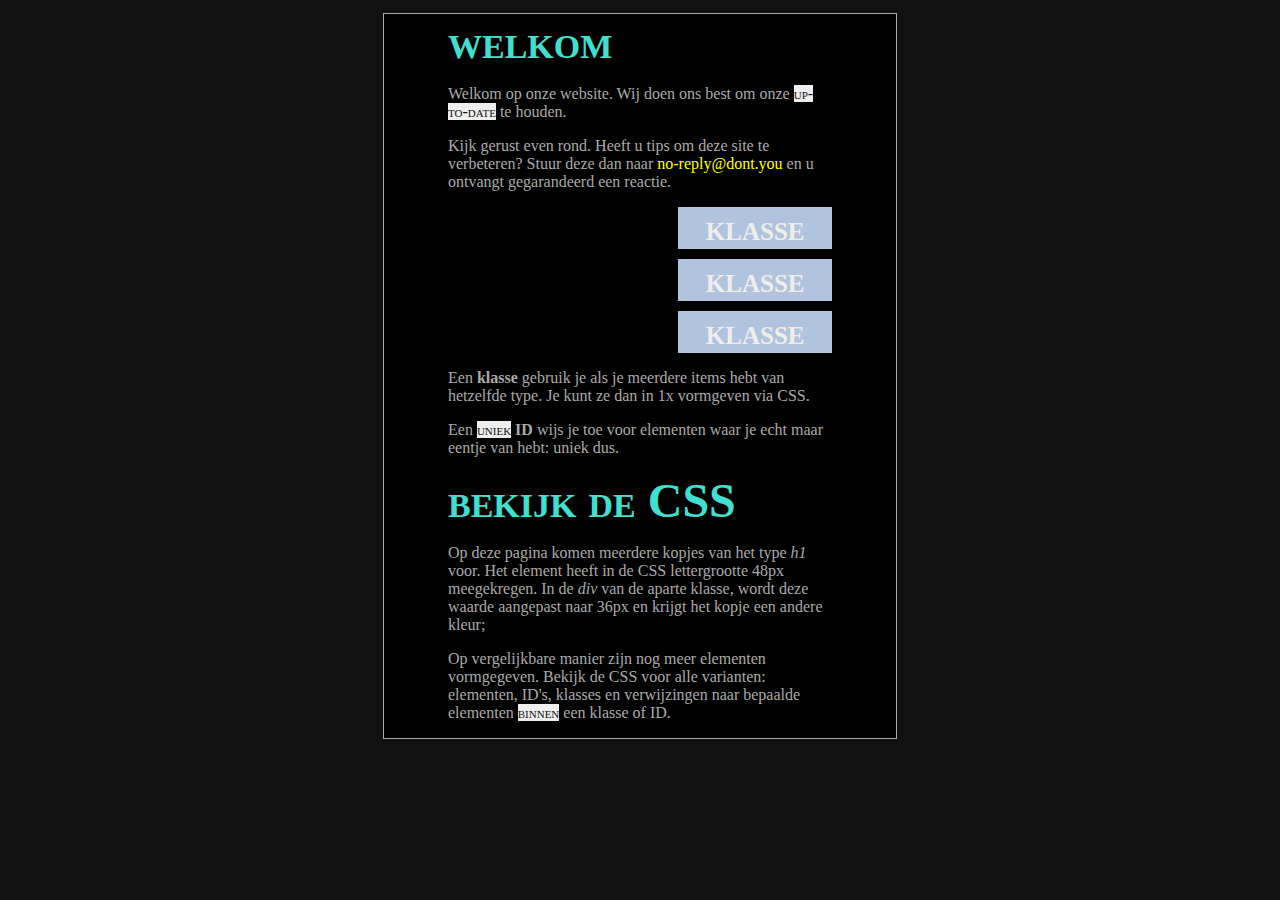
<file: voorbeeldenVanVNR/css1/css1.html>
<!DOCTYPE html>
<html lang="nl">
    <head>
        <meta charset="utf-8">
        <title>basis CSS</title>
        
            <link rel="stylesheet" href="css1.css">
        
    </head>
    <body>
        <div id="container">
            <h1>welkom</h1>
            <p>
               Welkom op onze website. Wij doen ons best om
               onze <span>up-to-date</span> te houden.
            </p>
            <p>
                Kijk gerust even rond. Heeft u tips om deze site te verbeteren?
                Stuur deze dan naar <a href="#">no-reply@dont.you</a> en u ontvangt gegarandeerd een reactie.
             </p>
             <div class="meerdaneen">
                 <h1>klasse</h1>
             </div>
             <div class="meerdaneen">
                <h1>klasse</h1>
            </div>
            <div class="meerdaneen">
                <h1>klasse</h1>
            </div>
            <p>
                Een <strong>klasse</strong> gebruik je als je meerdere items hebt van hetzelfde type.
                Je kunt ze dan in 1x vormgeven via CSS.
            </p>
            <p>
                Een <span>uniek</span> <strong>ID</strong> wijs je toe voor elementen waar je echt
                maar eentje van hebt: uniek dus.
            </p>
            <h1>bekijk de CSS</h1>
            <p>
                Op deze pagina komen meerdere kopjes van het type <em>h1</em> voor.
                Het element heeft in de CSS lettergrootte 48px meegekregen. In de <em>div</em>
                van de aparte klasse, wordt deze waarde aangepast naar 36px en krijgt het kopje een andere kleur;
            </p>
            <p>
                Op vergelijkbare manier zijn nog meer elementen vormgegeven. Bekijk de CSS voor alle
                varianten: elementen, ID's, klasses en verwijzingen naar bepaalde elementen <span>binnen</span> een klasse of ID.
            </p>
        </div>
    </body>
</html>
</file>
<file: bronnen/bronnen.css>
body {
  padding: 0;
  margin: 0;   
  font-family: 'Mukta',sans-serif;
}

h1,h2,h3 {
  margin: 0;
}

h2 {
  padding: 10px;
  background-color: #555;
  color: whitesmoke;
  font-size: 1.2em;
  text-transform: uppercase;
  text-align: center;
  letter-spacing: 2px;
}

h3 {
  margin-top: 3em;
  padding-top: .56em;
  border-top: .2em solid #555;
}

li,ul {
  padding: 5px 2px 2px 2px;
  margin: 0;
}

li {
  list-style: none;
}

a {
  text-decoration: none;
  color: blue;
  text-transform: uppercase;
}

a:hover {
  color: whitesmoke;
  background-color: #111;
}

li:hover {
  background-color: yellow;
}
  
#container {
  width: 80%;
  margin: auto;
  margin-top: 3%;
  padding: 1%;
  background-color: whitesmoke;
  color: #555;
  border: 1px dashed #555;
}

#grid-container {
  display: grid;
  grid-template-rows: repeat(2, 1fr); /* 1fr: gebruik alle free space */
  grid-template-columns: repeat(3, 1fr);
  grid-gap: 2vw; /* 2 t.o.v. viewport width */    
}
  
.box {
  font-family: 'Josefin Sans',sans-serif;
  background-color: #FFF;
}

.c2 h3 a {
  color: #1FABDA;
}
</file>
<file: voorbeeldenVanVNR/css/vb.css>
body {
    padding: 0;
    margin: 0;   
    font-family: 'Mukta',sans-serif;
}

#container {
    width: 45%;
    margin: auto;
    margin-top: 3%;
    padding: 1% 5%;
    background-color: whitesmoke;
    color: #555;
    border: 1px dashed #555;
}

table {
    width: 100%;
    height: auto;
    margin-left: 0%;
    border-collapse: collapse;
    background-color: #FFF;
    font-family: 'Josefin Sans',sans-serif;
}

thead {
    background-color: #555;
}

th {
    padding: 10px 0px 10px 0px;
    color: whitesmoke;
    font-size: 1.2em;
    text-transform: uppercase;
    text-align: left;
    letter-spacing: 2px;
}

tr {
    border-bottom: 1px solid #555;
}

td,th {
    padding: 0.2em;
    padding-top: 0.4em;
}

a {
    text-decoration: none;
    color: dodgerblue;
}

tbody a {
    color: blue;
    text-transform: uppercase;
}

tbody tr:hover {
    background-color: whitesmoke;
}
</file>
<file: PO/css/vormgeving.css>
* {
    padding: 0;
    margin: 0;
}

html {
    font-size: 62.5%;
    height: 100%;
}
/*met deze tag kan je de body aanpassen*/
body {
    height: 130%;
    background-color: rgb(0, 0, 0);
    font-family: Georgia, 'Times New Roman', Times, serif;
    font-size: 170%;
}

/*met deze tag kan je de menubalk bovenin aanpassen*/
#menu {
    width: 70%;
    height: 19%;
    background-color: rgb(2, 155, 15);
    margin-left: 10%;
    padding-left: 0%;
}
/*met deze tag kan je de rest van de pagina aanpassen*/
#container {
    display: flex;
    width: 70%;
    height: 80%;
    background-color: darkseagreen;
    margin-left: 10%;
    background-color: rgb(255, 255, 255);
    flex-direction: column;
    justify-content: flex-start;
    align-items: center;
    align-content: center;
}
/*met deze tag kan je de tekst aanpassen*/
#content {
    width: 75%;
    color: rgb(0, 0, 0);
    padding-left: 20%;
    padding-right: 20%;
}
/*met deze tag kan je de plaatjes aanpassen*/
#plaatjes {
    width: 20%;
    height: 100%;
    background-color: rgb(255, 255, 255);
    margin-left: 40%;
    margin-right: 40%;
}

.horizontaal {
    background-color: honeydew;
    float: left;
    font-size: 10px;
    width: 100%;
    margin-top: 4%;
    margin-bottom: 4%;
    text-align: center;
    height: 40%;
}

.horizontaal li {
    display: inline;
    text-align: center;
    margin: 0px 20px;
    width: 15%;
    padding: 0 2%;
    margin: auto;
    font-size: 5rem;
    font-variant: small-caps;
}
/*met deze tag kan je tekst in het menu aanpassen*/
a {
    text-decoration: none;
    color: #333;
    font-size: 30%;
    font-family: Verdana, Geneva, Tahoma, sans-serif;
}

a:hover, li:hover {
    background-color: #CCC;
}
/*met deze tag kan je de tekst onder de tag h1 aanpassen*/
h1 {
    font-size: 2rem;
    font-weight: 900;  
    text-align: right;  
    text-transform: lowercase;
    font-variant: small-caps;
    text-align: center;
}
/*met deze tag kan je de tekst onder de tag p aanpassen*/
p {
    font-size: 1.7rem;
    margin-bottom: 2rem;
    text-align: center;
}

.fotobalk {
    width: 60%;
    height: auto;
    border: 5px solid darkgoldenrod;
    margin-left: 20%;
    margin-top: 25%;
}
/*met deze tag kan je tabel aanpassen*/
#table {
    background-color:rgb(255, 255, 255);
    font-size: 70%;
    margin-right: 20%;
    margin-left: 20%;
}
/*met deze tag kan je de afbeelding van de telefoon aanpassen*/
.img-phone {
    width: 19%;
    margin-left: 5%;
}
/*met deze tag kan je de tekst onder de tag p1 aanpassen*/
p1 {
    font-size: 110%;

}
/*met deze tag kan je de afbeelding het mail logo aanpassen*/
.img-mail {
    width: 19%;
    margin-left: 5%;
    margin-bottom: 2%;
    margin-top: 2%;
}
/*met deze tag kan je de afbeelding het linkedin logo aanpassen*/
.img-linkedin {
    width: 20%;
    margin-left: 5%;
}
/*met deze tag kan je de tekst onder de tag p3 aanpassen*/
p3 {
    font-size: 110%;
}
/*met deze tag kan je de table head aanpassen*/
thead {
    text-align: center;
}
</file>
<file: voorbeeldenVanVNR/afbeeldingen/afbeeldingen.css>
* {
    margin: 0;
    padding: 0;
}

body {
    background-color: whitesmoke;
    font-family:'Segoe UI', Tahoma, Geneva, Verdana, sans-serif;
    font-size: 12px;
}

h1 {
    text-transform: uppercase;
    color: #333;
    margin-left: 0px;
}

p {
    margin-bottom: 10px;
}

.vogelplaatjeLinks, .vogelplaatjeRechts {
    width: 230px;
}

.vogelplaatjeLinks {
    float: left;
    margin-right: 10px;

}

.vogelplaatjeRechts {
    float: right;
    margin-left: 10px;
}

.fotodiv {
    background-image: url(vogel.jpg);
}

.L {
    background-size: contain;
    background-repeat: no-repeat;
    background-position-x: left;
}

.M {
    background-size: cover;
    background-repeat: no-repeat;
    background-position-y: bottom;
}

.R {
    background-size: auto;
    background-repeat: no-repeat;
    background-position: right center;
}

.container {
    max-width: 1652px;
    background-color: white;
    padding: 10px;
    margin: 15px auto;
    text-align: justify;
    display: flex;
}

.box, .double {
    background-color:transparent;
    margin: 10px;
    padding: 30px 20px 10px 20px;
    border: 1px solid #999;
}

.box {
    width: 350px;
}

.double {
    width: 762px;
}
</file>
<file: voorbeeldenVanVNR/boxmodel/boxmodel.css>
body {
    background-color:antiquewhite;
    font-family: Cambria, Cochin, Georgia, Times, 'Times New Roman', serif;
    font-size: 12px;
    /* MERK OP: de body heeft standaard een margin */
    margin: 0;
}

.container {
    background-color: whitesmoke;
    width: 1000px;
    padding: 10px;
    margin: 15px auto;
    text-align: justify;
    display: flex;
    border: 3px dotted #CCC;
}

.box {
    background-color:lavender;
    margin: 10px;
    /* met de klok mee van boven naar rechts naar onder naar links */
    padding: 30px 20px 10px 20px;
    border: 1px solid #999;
}

.onder {
    font-weight: 600;
    border: 1px solid #999;
    border-radius: 20px;
    background-color: transparent;
    color: #333;
}

.onder .box {
    background-color: transparent;
    border: none;
}

.onder .box:hover {
    background-color: whitesmoke;
    border: 1px solid red;
    margin: 9px;
}

h1,p {
    margin: 0px;
}

.onder h1 {
    font-variant: small-caps;
    letter-spacing: .15em;
    text-align: center;
}
</file>
<file: voorbeeldenVanVNR/classID/classID.css>
body {
    padding: 0;
    margin: 0;   
    font-family:'Segoe UI', Tahoma, Geneva, Verdana, sans-serif;
    background-color: whitesmoke;
    background-size: cover;
    color: #333;
}

#container {
    margin: 2px 5px 2px 5px;
    border: 1px dashed #AAA;
    align-items: center;
    display:inline-flex;
    background-color: white;
}

#uniek {
    background-color: darkred;
    color: salmon;
}

.vierkant {
    width: 200px;
    height: 200px;
    margin: 20px;
    background-color: chocolate;
    padding: 10px;
}

#uniek h2 {
    text-transform: uppercase;
    color: cornsilk;
}
</file>
<file: voorbeeldenVanVNR/combi/combi.css>
body {
    padding: 0;
    margin: 0;   
    font-family:'Segoe UI', Tahoma, Geneva, Verdana, sans-serif;
    background-color: whitesmoke;
    background-size: cover;
    color: #333;
}

#container {
    margin: 2px 5px 2px 5px;
    border: 1px dashed #AAA;
    align-items: center;
    display:inline-flex;
    background-color: white;
}

.box {
    width: 200px;
    margin: 20px;
    background-color: lightgreen;
    padding: 10px;
}

h2 {
    color: darkgreen;
}

div.zwart {
    background-color: black;
    color: thistle;
}

#uniek {
    background-color: burlywood;
    color: salmon;
}

#uniek h2 {
    text-transform: uppercase;
}
</file>
<file: voorbeeldenVanVNR/css1/css1.css>
body {
    padding: 0;
    margin: 0;   
    font-family:Cambria, Cochin, Georgia, Times, 'Times New Roman', serif;
    color: #AAA;
    background-color: #111;
}

h1 {
    font-size: 48px;
    color: turquoise;
    margin: 0;
}

a {
    text-decoration: none;
    color: yellow;
}

span,a:hover {
    color: #111;
    background-color: #EEE;
}

#container {
    border: 1px solid #AAA;
    background-color: #000;
    width: 30%;
    margin: auto;
    margin-top: 1%;
    padding: 0 5% 0 5%;    
}

#container h1,span {
    font-variant: small-caps;
}

.meerdaneen {
    background-color: #AAA;
    background-color: lightsteelblue;
    width: 40%;
    margin-left: auto;
    margin-bottom: 10px;
    text-align: center;
}

.meerdaneen h1 {
    color: #EEE;
    font-size: 36px;
    margin: 0;
}
</file>
